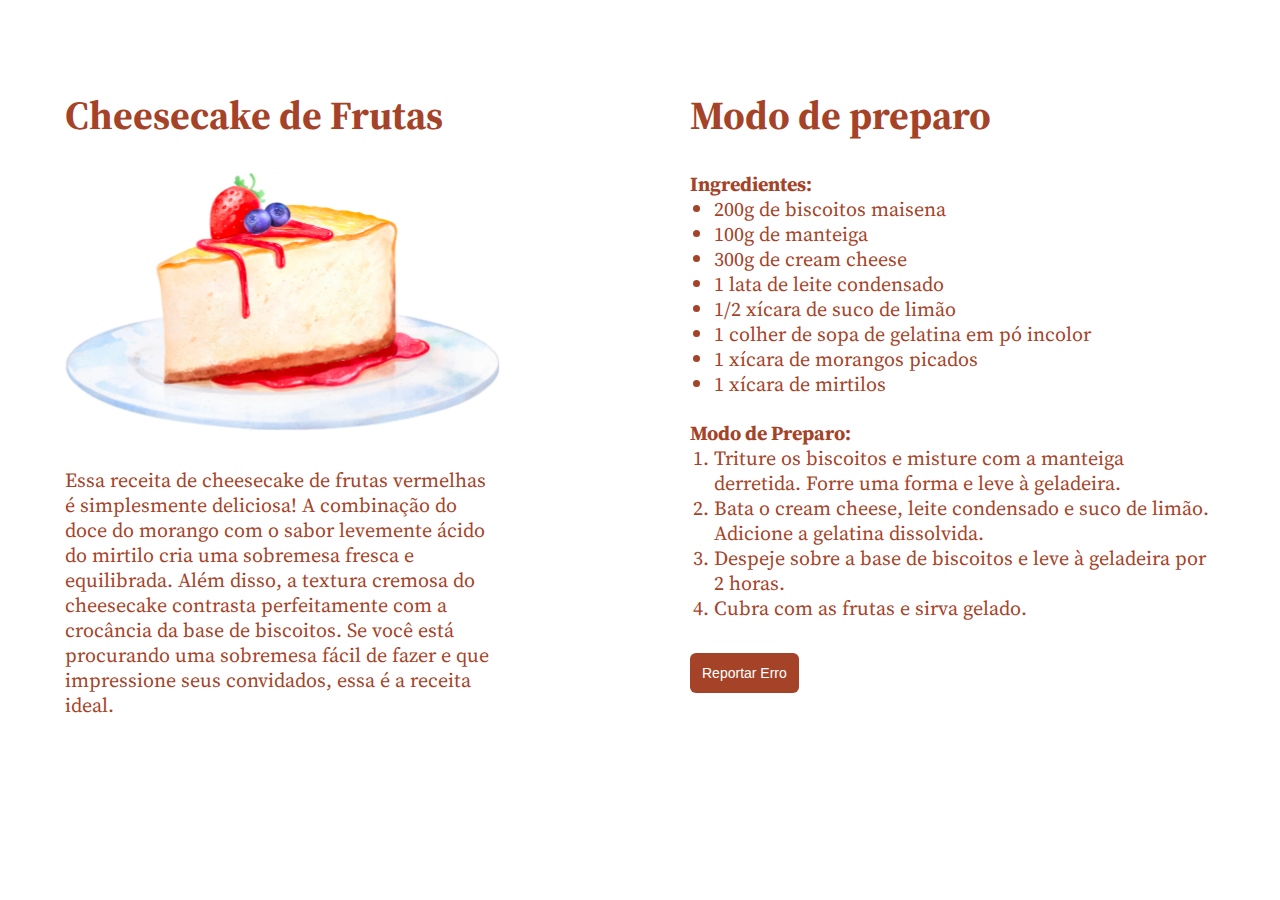
<file: cheesecake/index.html>
<!DOCTYPE html>
<html lang="pt-br">
  <head>
    <link rel="preconnect" href="https://fonts.googleapis.com" />
    <link rel="preconnect" href="https://fonts.gstatic.com" crossorigin />
    <link
      href="https://fonts.googleapis.com/css2?family=Source+Code+Pro:ital,wght@0,200..900;1,200..900&family=Source+Serif+4:ital,opsz,wght@0,8..60,200..900;1,8..60,200..900&display=swap"
      rel="stylesheet"
    />

    <meta charset="UTF-8" />
    <meta name="viewport" content="width=device-width, initial-scale=1.0" />
    <title>Cheesecake</title>

    <link rel="stylesheet" href="./style.css" />
  </head>
  <body>
    <main>
      <div class="recipe">
        <h1>Cheesecake de Frutas</h1>
        <img src="./assets/cake.svg" alt="Foto de um fatia de bolo." />
        <p>
          Essa receita de cheesecake de frutas vermelhas é simplesmente
          deliciosa! A combinação do doce do morango com o sabor levemente ácido
          do mirtilo cria uma sobremesa fresca e equilibrada. Além disso, a
          textura cremosa do cheesecake contrasta perfeitamente com a crocância
          da base de biscoitos. Se você está procurando uma sobremesa fácil de
          fazer e que impressione seus convidados, essa é a receita ideal.
        </p>
      </div>

      <div class="ingredients">
        <h2>Modo de preparo</h2>
        <strong>Ingredientes:</strong>
        <ul>
          <li>200g de biscoitos maisena</li>
          <li>100g de manteiga</li>
          <li>300g de cream cheese</li>
          <li>1 lata de leite condensado</li>
          <li>1/2 xícara de suco de limão</li>
          <li>1 colher de sopa de gelatina em pó incolor</li>
          <li>1 xícara de morangos picados</li>
          <li>1 xícara de mirtilos</li>
        </ul>
        <strong>Modo de Preparo:</strong>
        <ol>
          <li>
            Triture os biscoitos e misture com a manteiga derretida. Forre uma
            forma e leve à geladeira.
          </li>
          <li>
            Bata o cream cheese, leite condensado e suco de limão. Adicione a
            gelatina dissolvida.
          </li>
          <li>
            Despeje sobre a base de biscoitos e leve à geladeira por 2 horas.
          </li>
          <li>Cubra com as frutas e sirva gelado.</li>
        </ol>

        <button>Reportar Erro</button>
      </div>
    </main>
  </body>
</html>
</file>
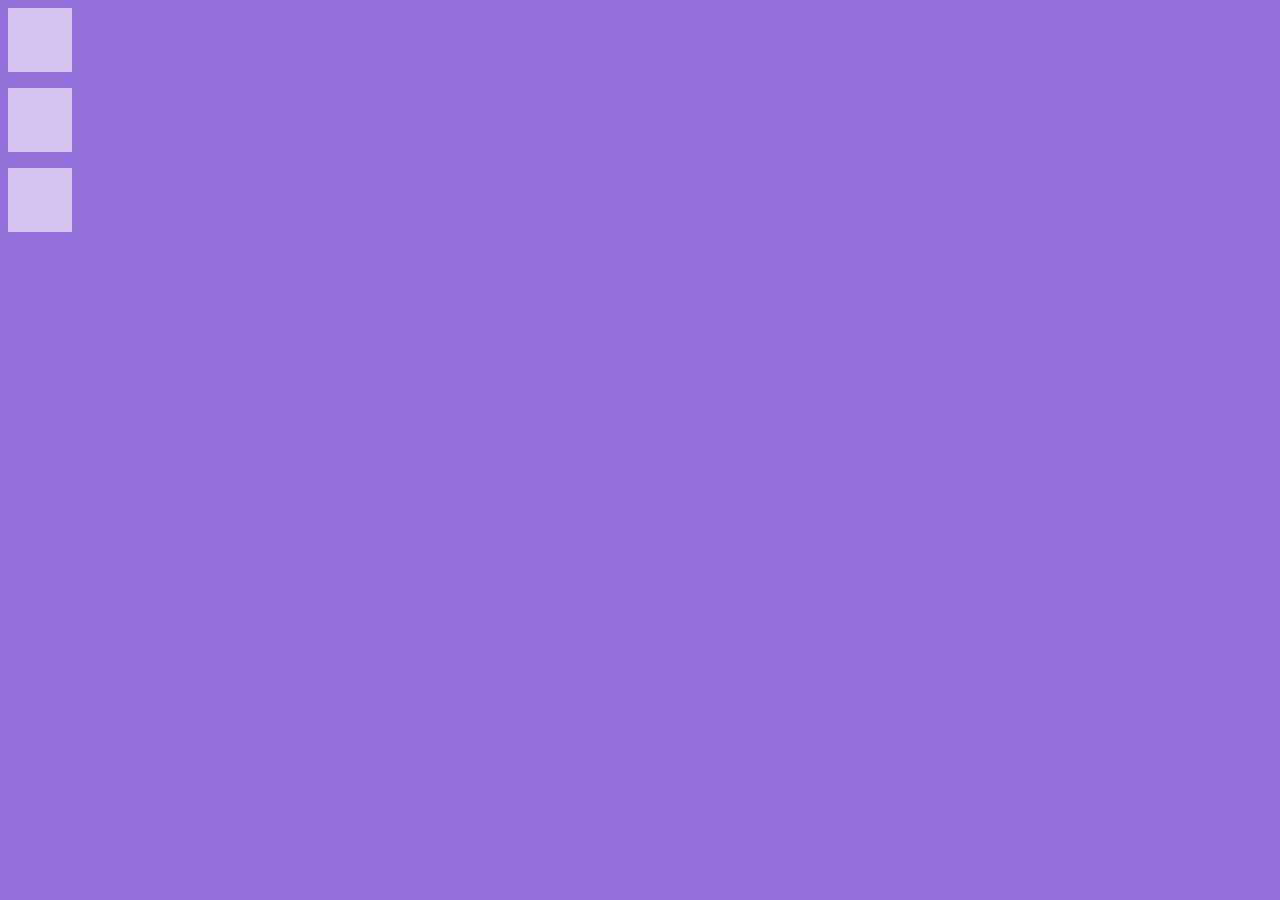
<file: cssAnimation/index.html>
<!DOCTYPE html>
<html lang="pt-bt">
  <head>
    <meta charset="UTF-8" />
    <meta name="viewport" content="width=device-width, initial-scale=1.0" />
    <title>CSS - ANIMATION</title>

    <link rel="stylesheet" href="./style.css" />
  </head>
  <body>
    <div class="square a1"></div>
    <div class="square a2"></div>
    <div class="square a3"></div>
  </body>
</html>
</file>
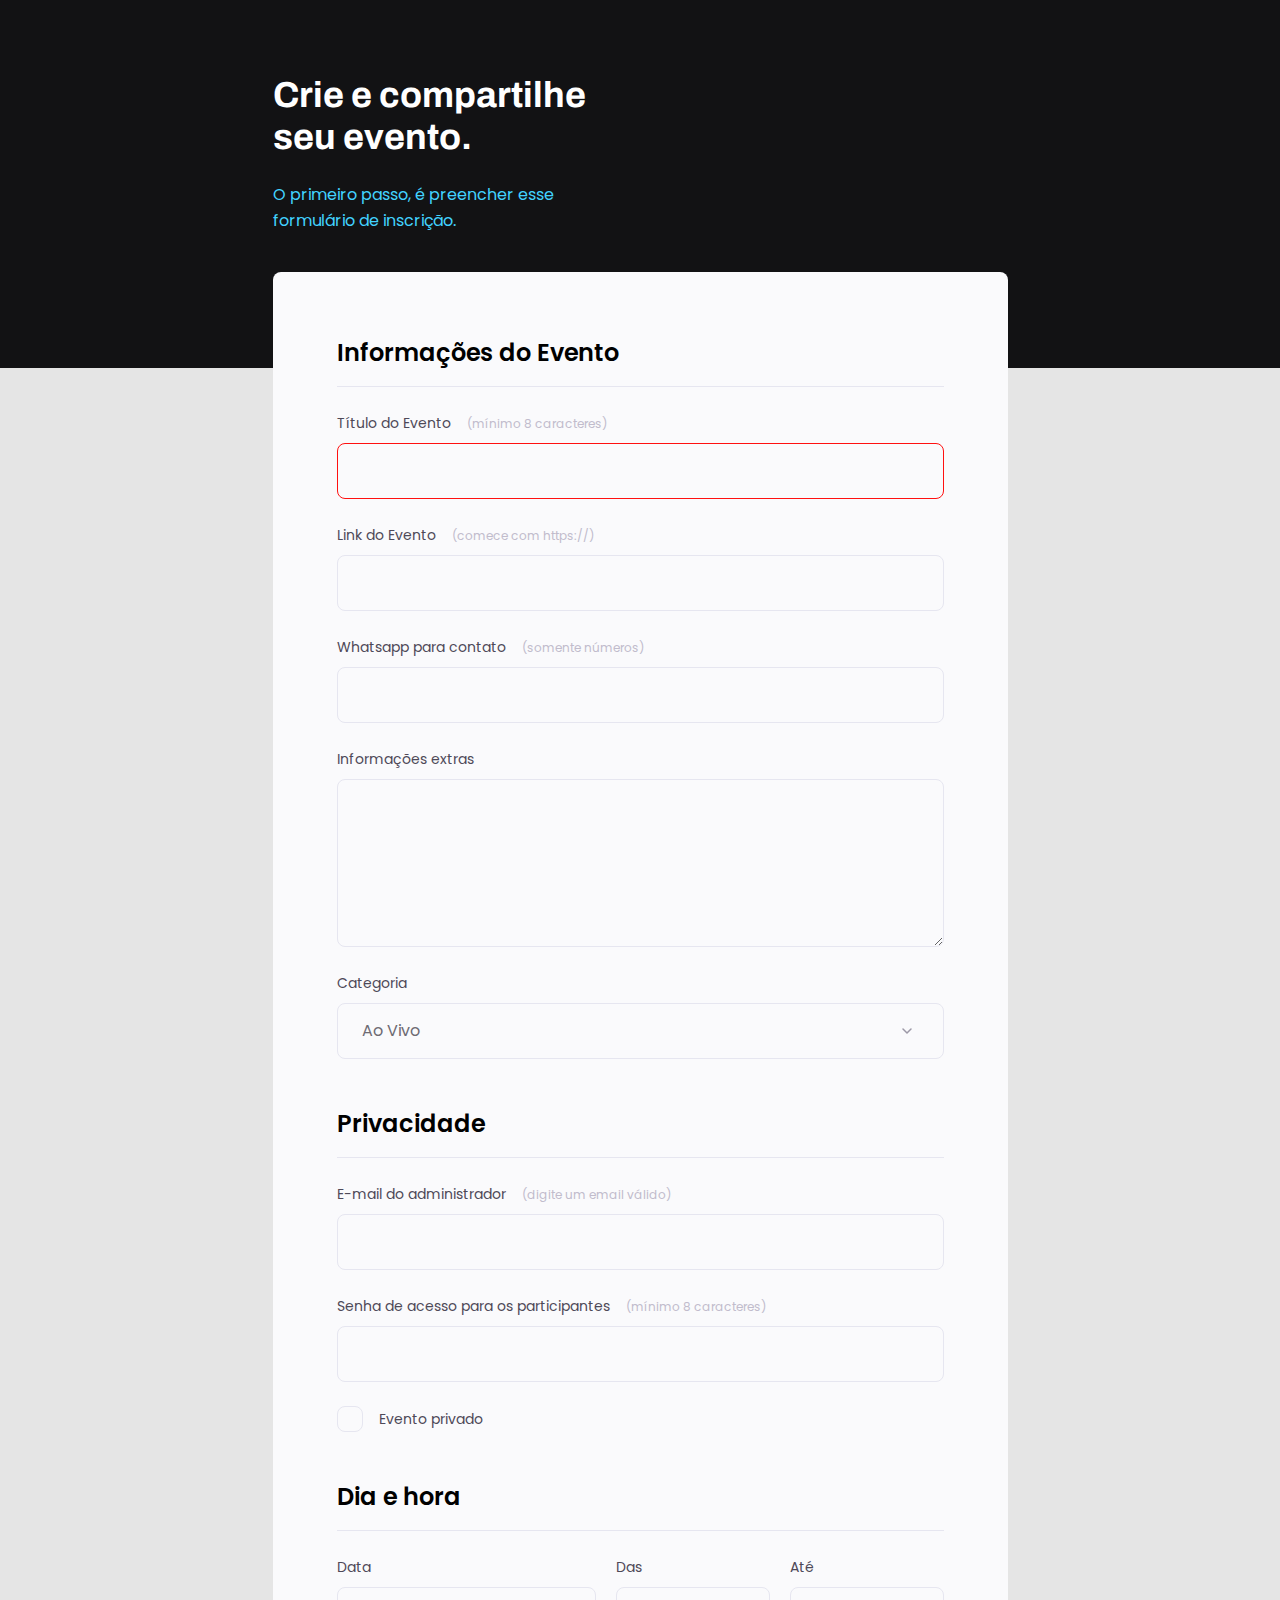
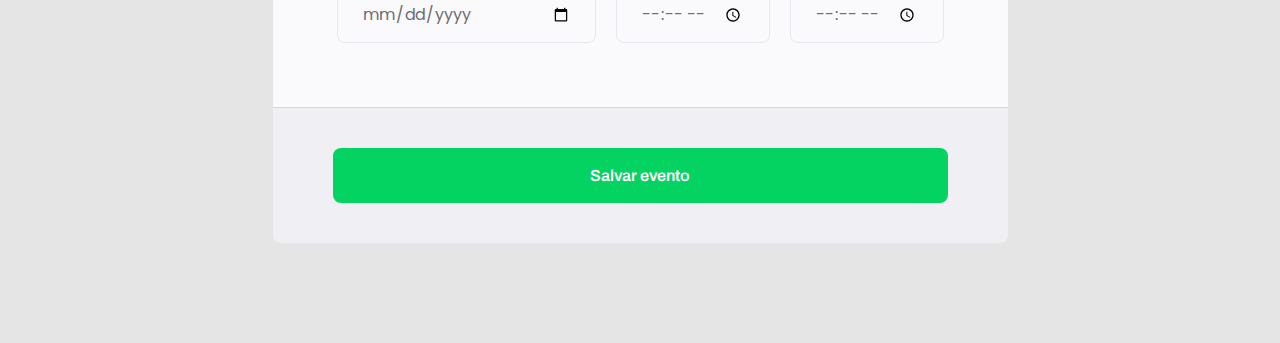
<file: formulario/index.html>
<!DOCTYPE html>
<html lang="pt-br">
  <head>
    <link rel="preconnect" href="https://fonts.googleapis.com" />
    <link rel="preconnect" href="https://fonts.gstatic.com" crossorigin />
    <meta charset="UTF-8" />
    <meta name="viewport" content="width=device-width, initial-scale=1.0" />
    <title>Crie seu evento</title>

    <link rel="stylesheet" href="style.css" />
    <link
      href="https://fonts.googleapis.com/css2?family=Archivo:ital,wght@0,100..900;1,100..900&family=Poppins&display=swap"
      rel="stylesheet"
    />
  </head>
  <body>
    <div class="page">
      <header>
        <h1>Crie e compartilhe seu evento.</h1>
        <p>O primeiro passo, é preencher esse formulário de inscrição.</p>
      </header>
      <form action="" id="my-form">
        <fieldset>
          <div class="fieldset-wrapper">
            <legend>Informações do Evento</legend>

            <div class="input-wrapper">
              <label for="event-title"
                >Título do Evento <span>(mínimo 8 caracteres)</span></label
              >
              <input type="text" id="event-title" required minlength="8"/>
            </div>

            <div class="input-wrapper">
              <label for="event-link"
                >Link do Evento <span>(comece com https://)</span></label
              >
              <input type="url" id="event-link" />
            </div>

            <div class="input-wrapper">
              <label for="event-whatsapp"
                >Whatsapp para contato <span>(somente números)</span></label
              >
              <input type="number" id="event-whatsapp" />
            </div>

            <div class="input-wrapper">
              <label for="event-info">Informações extras </label>
              <textarea id="event-info"></textarea>
            </div>

            <div class="input-wrapper">
              <label for="event-category">Categoria</label>
              <select id="event-category">
                <option value="live">Ao Vivo</option>
                <option value="podcast">PodCast</option>
                <option value="mentoring">Mentoria</option>
              </select>
            </div>
          </div>
        </fieldset>

        <fieldset>
          <div class="fieldset-wrapper">
            <legend>Privacidade</legend>

            <div class="input-wrapper">
              <label for="event-email"
                >E-mail do administrador
                <span>(digite um email válido)</span></label
              >
              <input type="email" id="event-email" />
            </div>

            <div class="input-wrapper">
              <label for="event-password"
                >Senha de acesso para os participantes
                <span>(mínimo 8 caracteres)</span></label
              >
              <input type="password" id="event-password" />
            </div>

            <div class="checkbox-wrapper">
              <input type="checkbox" id="event-private" />
              <label for="event-private">Evento privado</label>
            </div>
          </div>
        </fieldset>

        <fieldset>
          <div class="fieldset-wrapper">
            <legend>Dia e hora</legend>

            <div class="col-3">
              <div class="input-wrapper">
                <label for="event-date">Data</label>
                <input type="date" id="event-email" />
              </div>

              <div class="input-wrapper">
                <label for="event-begin">Das</label>
                <input type="time" id="event-begin" />
              </div>

              <div class="input-wrapper">
                <label for="event-end">Até</label>
                <input type="time" id="event-end" />
              </div>
            </div>
          </div>
        </fieldset>
      </form>

      <footer>
        <input 
            class="button" 
            type="submit" 
            value="Salvar evento"
            form="my-form" />
      </footer>
    </div>
  </body>
</html>
</file>
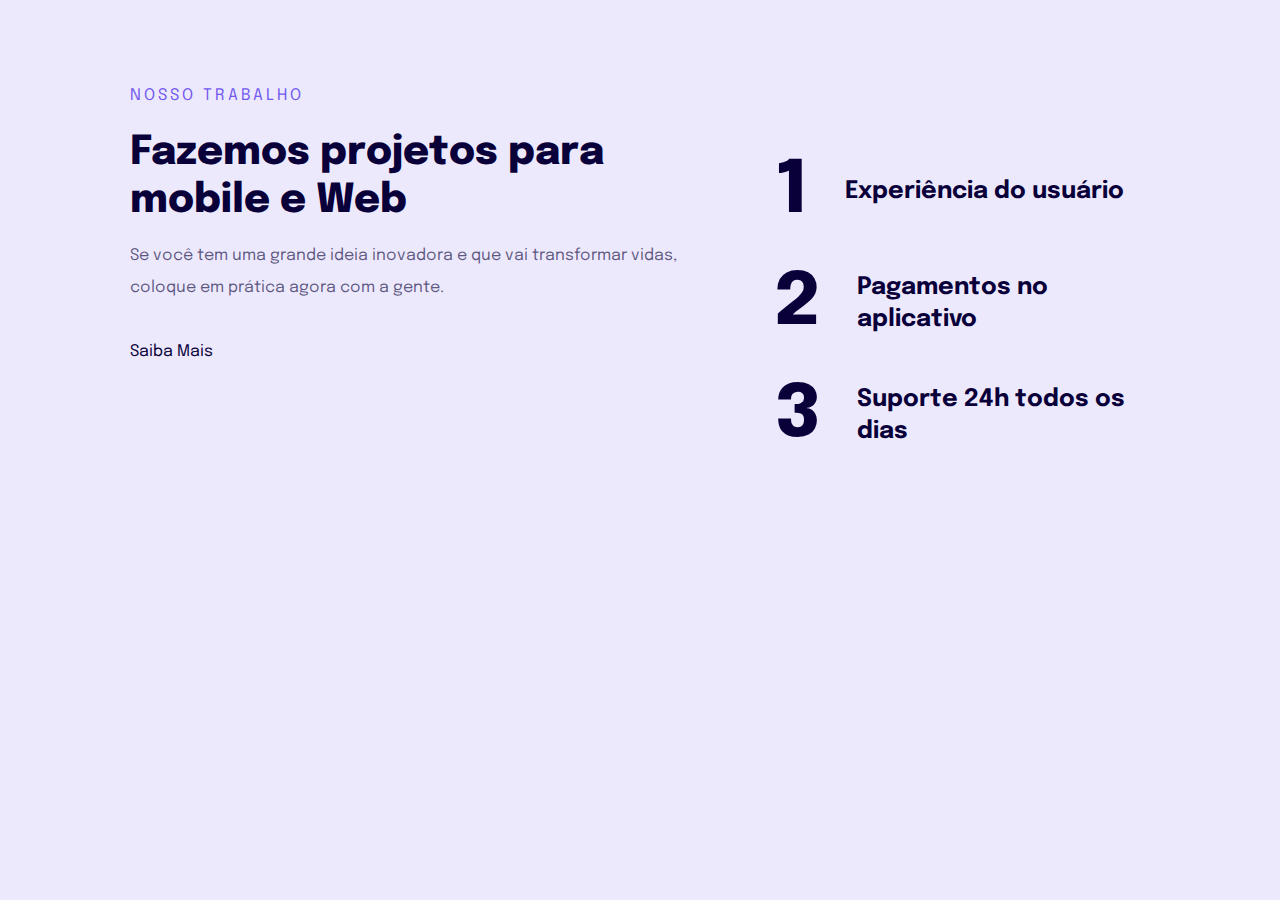
<file: projeto2/index.html>
<!DOCTYPE html>
<html lang="pt-br">
  <head>
    <link rel="preconnect" href="https://fonts.googleapis.com" />
    <link rel="preconnect" href="https://fonts.gstatic.com" crossorigin />
    <meta charset="UTF-8" />
    <meta name="viewport" content="width=device-width, initial-scale=1.0" />
    <title>Introdução a responsividade</title>

    <link rel="stylesheet" href="style.css" />

    <link
      href="https://fonts.googleapis.com/css2?family=Epilogue:ital,wght@0,100..900;1,100..900&display=swap"
      rel="stylesheet"
    />
  </head>
  <body>
    <main>
      <div>
        <p>nosso trabalho</p>
        <h1>Fazemos projetos para mobile e Web</h1>
        <p>
          Se você tem uma grande ideia inovadora e que vai transformar vidas,
          coloque em prática agora com a gente.
        </p>

        <a href="#">Saiba Mais</a>
      </div>

      <ul>
        <li><span>1</span>Experiência do usuário</li>
        <li><span>2</span>Pagamentos no aplicativo</li>
        <li><span>3</span>Suporte 24h todos os dias</li>
      </ul>
    </main>
  </body>
</html>
</file>
<file: cheesecake/style.css>
* {
  margin: 0;
  padding: 0;
  box-sizing: border-box;

  --webkit-font-smoothing: antialiased;
  --moz-osx-font-smoothing: grayscale;
}

:root {
  font-family: "Source Serif 4", serif;
  font-size: 62.5%;
}

body {
  color: #a54328;
  font-size: 1.6rem;
}

main {
  max-width: 32rem;
  margin-inline: auto;
  padding: 5.6rem 4rem;
  box-sizing: content-box;

  display: flex;
  flex-direction: column;
  gap: 3.2rem;
}

img {
  width: 100%;
  margin-block: 3.2rem;
}

h1,
h2 {
  font-size: 2.8rem;
  font-weight: 700;
}

h2 {
  margin-bottom: 3.2rem;
}

p,
li,
strong {
  font-size: 1.4rem;
  line-height: 1.8rem;
}

strong {
  font-weight: 700;
}

ul,
ol {
  padding-left: 2.4rem;
}

ul {
  margin-bottom: 2.4rem;
}

button {
  font-weight: 500;
  border: none;
  background-color: #a54328;
  color: #ffffff;
  padding: 0.8rem 1.2rem;
  border-radius: 0.6rem;
  margin-top: 3.2rem;
  cursor: pointer;
}

@media (min-width: 1120px) {
  main {
    flex-direction: row;
    gap: 19rem;
    max-width: fit-content;
    padding: 9rem 6rem;
  }

  .recipe {
    max-width: 43.5rem;
  }

  .ingredients {
    max-width: 52.5rem;
  }

  h1,
  h2 {
    font-size: 4rem;
    line-height: 5rem;
  }

  p,
  strong,
  li {
    font-size: 2rem;
    line-height: 2.5rem;
  }

  button {
    padding: 1rem, 2rem;
    font-size: 1.4rem;
    line-height: 2.4rem;
  }
}
</file>
<file: cssAnimation/style.css>
body {
  background-color: mediumpurple;
  box-sizing: border-box;
  display: grid;
  grid-template-rows: repeat(3, max-content);
  gap: 1rem;
}

.square {
  width: 4rem;
  height: 4rem;
  background-color: white;
  opacity: 0.6;
}

.a1 {
  animation-name: move;
  animation-duration: 1s;
  animation-fill-mode: backwards;
  animation-direction: normal;
}

.a2 {
  animation-name: move;
  animation-duration: 1s;
  animation-fill-mode: backwards;
  animation-direction: alternate;
  animation-iteration-count: 5;
}

.a3 {
  /* animation-name: move, blink;
  animation-duration: 1s, 0.2s;
  animation-fill-mode: backwards;
  animation-direction: alternate;
  animation-iteration-count: infinite;
  animation-delay: 1s;
  animation-timing-function: steps(10); */

  animation: move 1s backwards alternate infinite, blink 0.2s alternate infinite;
}

.a3:hover {
  animation-play-state: paused;
}

@keyframes move {
  from {
  }

  to {
    transform: translateX(calc(100vw - 100% - 16px));
  }
}

@keyframes blink {
  0%,
  100% {
    opacity: 0.6;
  }

  50% {
    opacity: 1;
  }
}
</file>
<file: formulario/style.css>
* {
    margin: 0;
    padding: 0;
    box-sizing: border-box;
}

:root {
    --font-titulos: "Archivo", sans-serif;
    --font-secund: "Poppins", sans-serif;
}

body, input, button, select, textarea {
    font-family: var(--font-secund);
}

body {
    background-color: #E5E5E5;
}

body::before {
    content: "";
    width: 100%;
    height: 368px;
    position: absolute;
    top: 0;
    left: 0;
    z-index: -1;
    background-color: #121214;
}

.page {
    width: 735px;
    margin: auto;
}

header {
    width: 319px;
    margin-top: 74px;
}

header h1 {
    font-family: var(--font-titulos);
    font-weight: 700;
    font-size: 36px;
    line-height: 42px;
    color: #FFFFFF;
    margin-bottom: 24px;
}

header p {
    font-size: 16px;
    font-weight: 400;
    line-height: 26px;
    color: #42D3FF;
}

form {
    background-color: #FAFAFC;
    min-height: 300px;
    margin-top: 38px;
    border-radius: 8px 8px 0 0;
    padding: 64px;
    display: flex;
    flex-direction: column;
    gap: 48px;
}

fieldset {
    border: none;
}

.fieldset-wrapper {
    display: flex;
    flex-direction: column;
    gap: 24px;
}

fieldset legend {
    font-size: 24px;
    font-weight: 600;
    line-height: 34px;

    border-bottom: 1px solid #E6E6F0;
    width: 100%;
    padding-bottom: 16px;
}

.input-wrapper {
    display: flex;
    flex-direction: column;
}

.input-wrapper label,
.checkbox-wrapper label{
    font-size: 14px;
    line-height: 24px;
    color: #4E4958;
    margin-bottom: 8px;
}

.input-wrapper label span {
    font-size: 12px;
    line-height: 20px;
    margin-left: 12px;
    color: #C1BCCC;
}

.input-wrapper label span:hover {
    color: #6e6b73;
}

.input-wrapper input,
.input-wrapper textarea,
.input-wrapper select {
    background-color: #FAFAFC;
    border: 1px solid #E6E6F0;
    border-radius: 8px;

    height: 56px;
    padding: 0 24px;
    font-size: 16px;
    line-height: 26px;
    color: #6e6b73;

}

.input-wrapper textarea {
    height: 168px;
    padding: 8px 24px;
}

.input-wrapper select {
    appearance: none;
    -webkit-appearance: none;

    background-image: url("data:image/svg+xml,%3Csvg width='24' height='24' viewBox='0 0 24 24' fill='none' xmlns='http://www.w3.org/2000/svg'%3E%3Cg clip-path='url(%23clip0_1_54)'%3E%3Cpath d='M8 10L12 14L16 10' stroke='%239C98A6' stroke-width='1.5' stroke-linecap='round' stroke-linejoin='round'/%3E%3C/g%3E%3Cdefs%3E%3CclipPath id='clip0_1_54'%3E%3Crect width='24' height='24' fill='white'/%3E%3C/clipPath%3E%3C/defs%3E%3C/svg%3E%0A");
    background-repeat: no-repeat;
    background-position: right 24px top 50%;
}

.col-3 {
    display: flex;
    gap: 20px;
}

.col-3 > div:nth-child(1) {
    width: 100%;
}

.checkbox-wrapper {
    position: relative;
}

.checkbox-wrapper label {
    display: flex;
    gap: 16px;
    align-items: center;
    margin-bottom: 0;
}

.checkbox-wrapper label::before {
    content: "";
    height: 24px;
    width: 24px;
    border: 1px solid #E6E6F0;
    border-radius: 8px;
    display: flex;

}

.checkbox-wrapper input {
    position: absolute;
    height: 24px;
    width: 24px;
    opacity: 0;
}

.checkbox-wrapper input:checked + label::before {
    background-image: url("data:image/svg+xml,%3Csvg width='18' height='14' viewBox='0 0 18 14' fill='none' xmlns='http://www.w3.org/2000/svg'%3E%3Cpath d='M6 11.17L1.83 7L0.410004 8.41L6 14L18 2L16.59 0.589996L6 11.17Z' fill='%2342D3FF'/%3E%3C/svg%3E%0A");
    background-repeat: no-repeat;
    background-position: center;
}

.checkbox-wrapper input:focus + label::before {
    outline: 2px solid black;
}

footer {
    height: 136px;
    background-color: #F0F0F4;
    display: flex;
    flex-direction: column;
    padding: 40px 60px;

    border-top: 1px solid #D6D6D6;
    border-radius: 0 0 8px 8px;

    margin-bottom: 100px;
}

footer .button {
    height: 56px;
    background-color: #04D361;
    color: #FFFFFF;
    border: 0;
    border-radius: 8px;
    font-size: 16px;
    font-weight: 600;
    font-family: var(--font-titulos);
    cursor: pointer;
}

footer .button:hover {
    background-color: #23ba67;
}

input:invalid {
    border: 1px solid #FF1010;
}
</file>
<file: projeto2/style.css>
* {
  margin: 0;
  padding: 0;
  box-sizing: border-box;
}

:root {
  font-size: 62.5%;
}

ul {
  list-style: none;
}

body {
  background-color: #ECE9FD;
  padding: 6.0rem 2.3rem 6.6rem;
  font-size: 1.6rem;
  font-family: "Epilogue", sans-serif;
}

main {
  max-width: 33.0rem;
  margin: 0 auto;
}

main p:first-child {
  line-height: 3.2rem;
  letter-spacing: 3px;
  color: #7158EF;
  text-transform: uppercase;
  margin-bottom: 1.7rem;
}

h1 {
  font-size: 4.0rem;
  line-height: 4.8rem;
  font-weight: 800;
  color: #090039;
  margin-bottom: 1.5rem;
}

h1 + p {
  line-height: 3.2rem;
  color: rgba(10, 0, 57, 0.64);
  margin-bottom: 3.2rem;
}

a {
  text-decoration: none;
  line-height: 3.2rem;
  color: #090039;
}

a:hover {
  font-weight: 600;
}

ul {
  margin-top: 7.2rem;
}

ul li {
  font-size: 2.4rem;
  line-height: 3.2rem;
  font-weight: 700;
  color: #090039;
  width: 25.7rem;
  display: flex;
  align-items: center;
  gap: 3.8rem;
  flex-wrap: nowrap;
}

ul li + li {
  margin-top: 3.2rem;
}

ul li span {
  font-size: 7.2rem;
  font-weight: 800;
  line-height: 8.0rem;
  letter-spacing: -2px;
  color: #090039;
}

@media(min-width: 40em) {

  body {
    padding: 8rem;
  }

  main {
    display: flex;
    gap: 8rem;
    max-width: 1021px;
  }

  main > div {
    max-width: 565px;
  }

  ul li {
    display: flex;
    max-width: 500px;
    width: 100%;
    align-items: center;
  }
}
</file>
